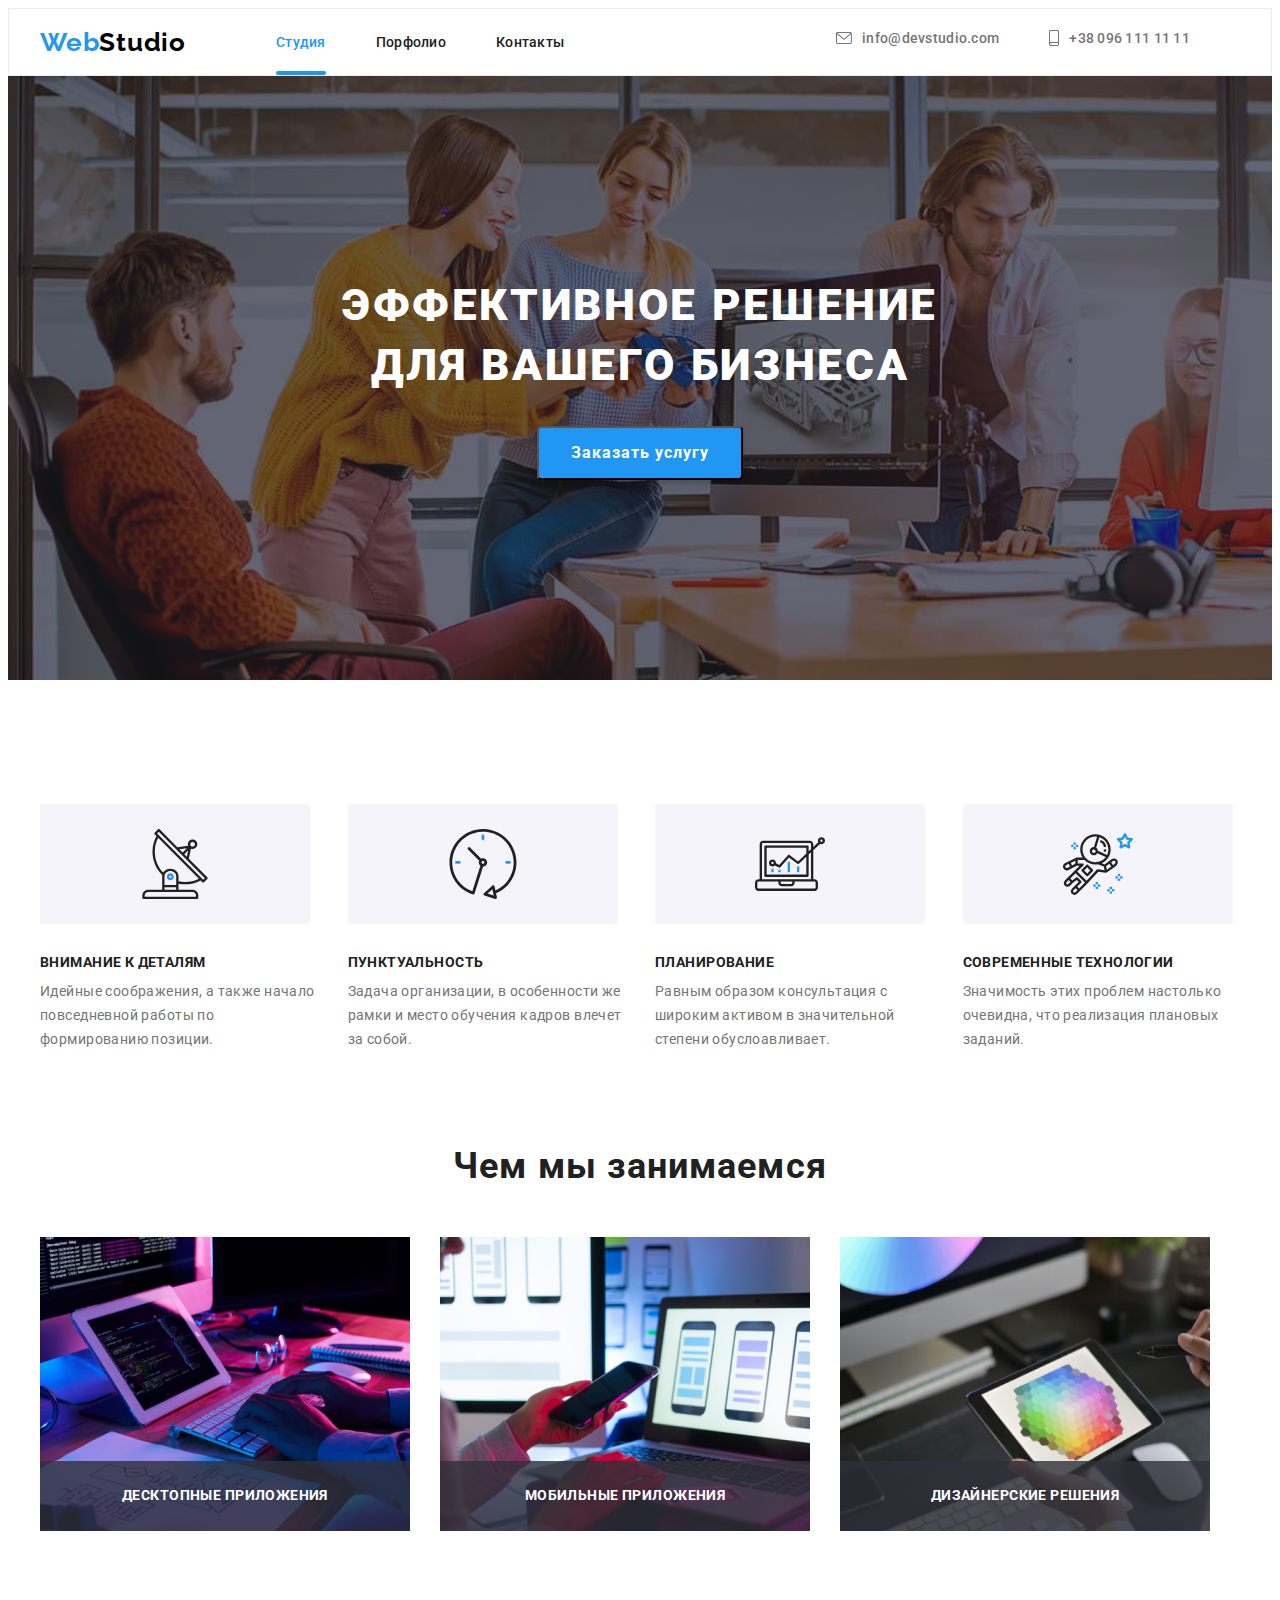
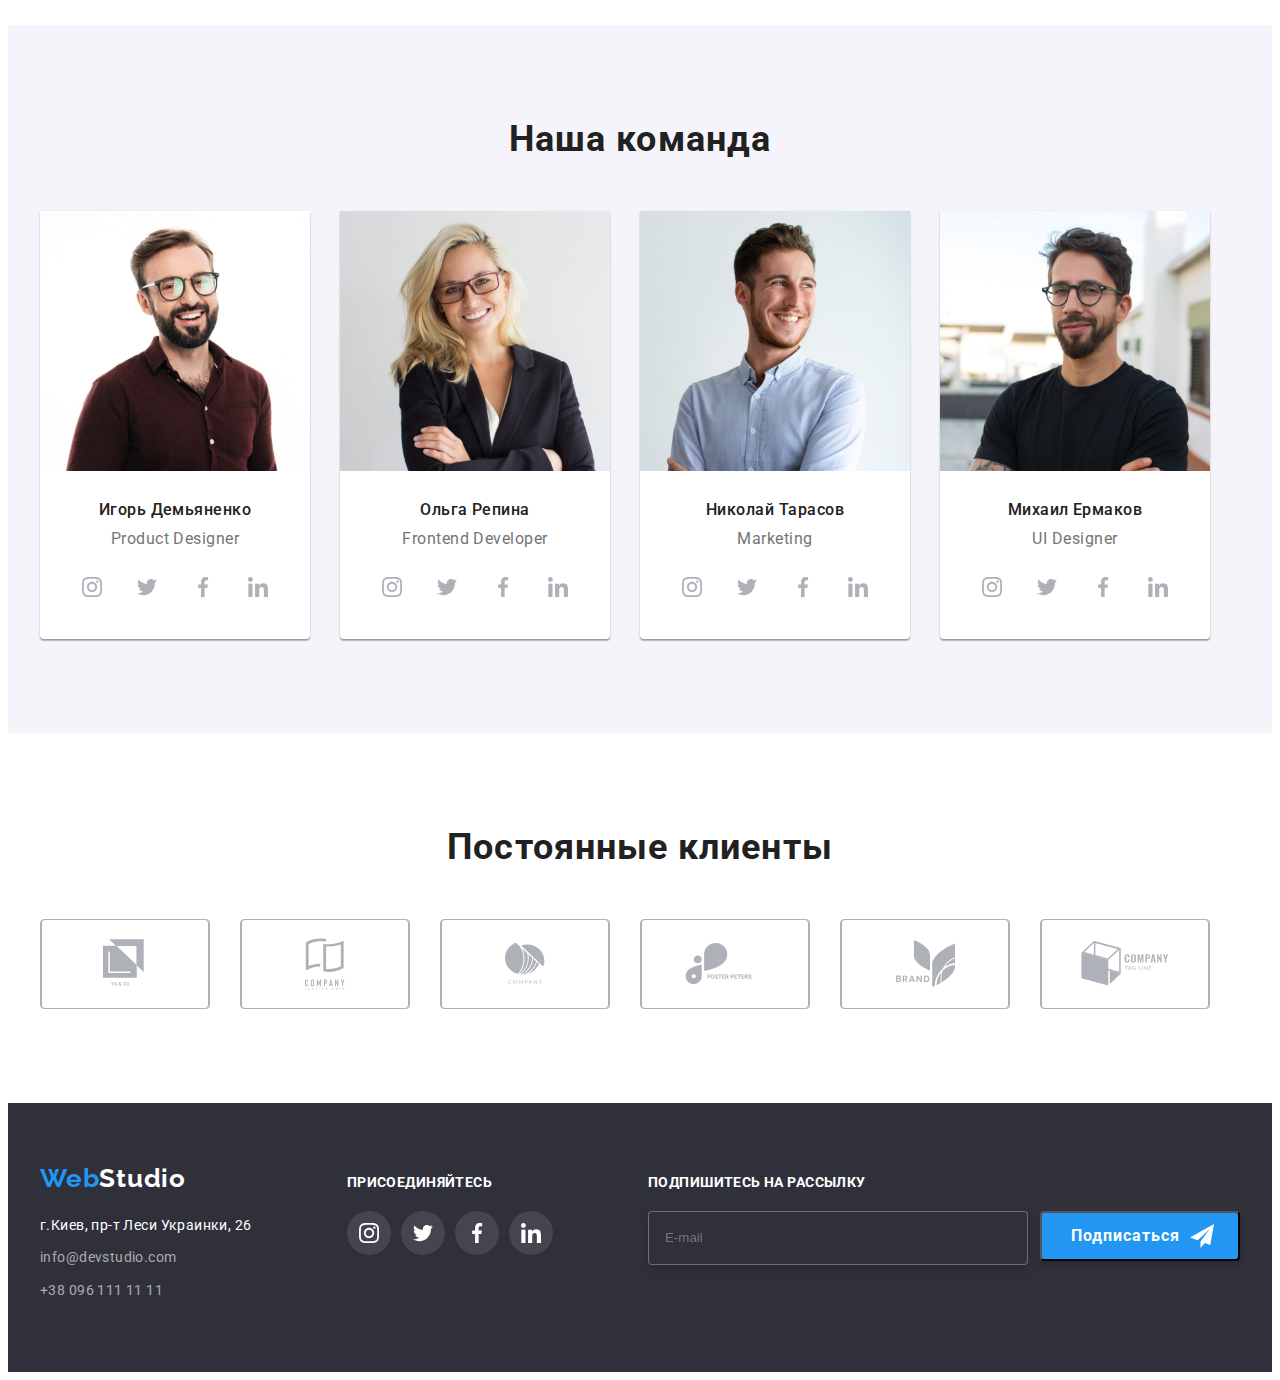
<file: index.html>
<!DOCTYPE html>

<html lang="ru">

<head>
    <meta charset="UTF-8">
    <meta http-equiv="X-UA-Compatible" content="IE=edge">
    <meta name="viewport" content="width=device-width, initial-scale=1.0">
    <title>Студия</title>
    <link rel="preconnect" href="https://fonts.gstatic.com">
    <link
        href="https://fonts.googleapis.com/css2?family=Raleway:wght@700&family=Roboto:wght@400;500;700;900&display=swap"
        rel="stylesheet">
    <link rel="stylesheet" href="https://cdnjs.cloudflare.com/ajax/libs/modern-normalize/1.0.0/modern-normalize.min.css"
        integrity="sha512-ISS7cAi1PEhQ8jnbJpJZMd29NlhNj4AWYyLOSp2CE/CsHxTCu+r+t0D2yoJudVrd0/8fTVPUVDzY5Tvli75u/g=="
        crossorigin="anonymous" />
    <link rel="stylesheet" href="./css/style.css">
</head>

<body>
    <header class="header">
        <div class="container">
            <nav class="nav">
                <a href="#" class="logo link">
                    <span class="logo-web">Web</span><span class="logo-studio-header">Studio</span>
                </a>
                <ul class="nav-list list">
                    <li class="nav-list-item">
                        <a class="nav-link link active-link" href="./index.html">Студия</a>
                    </li>
                    <li class="nav-list-item">
                        <a class="nav-link link" href="./portfolio.html">Порфолио</a>
                    </li>
                    <li class="nav-list-item">
                        <a class="nav-link link" href="#">Контакты</a>
                    </li>
                </ul>
            </nav>
            <ul class="address-list list">
                <li class="address-item">
                    <a class="address-item-header link" href="mailto:info@devstudio.com" lang="en">
                        <svg class="address-mail-img" width="16" height="12px">
                            <use href="./images/icons.svg#icon-mail"></use>
                        </svg>
                        info@devstudio.com
                    </a>
                </li>
                <li class="address-item">
                    <a class="address-item-header link" href="tel:+380961111111">
                        <svg class="address-tel-img" width="10px" height="16px">
                            <use href="./images/icons.svg#icon-smartphone"></use>
                        </svg>
                        +38 096 111 11 11
                    </a>
                </li>
            </ul>
        </div>
    </header>

    <main>
        <!--HERO-->
        <section class="hero">
            <h1 class="hero-title">Эффективное решение для вашего бизнеса</h1>
            <button class="modal-btn" type="button" data-modal-open>Заказать услугу</button>
        </section>

        <!--FEATURES-->
        <section class="features">
            <div class="container">
                <h2 class="visually-hidden">Особенности</h2>
                <ul class="features-list list">

                    <li class="features-item">
                        <div class="features-img-bg">
                            <svg class="features-img">
                                <use href="./images/icons.svg#icon-antenna"></use>
                            </svg>
                        </div>
                        <h3 class="features-title">Внимание к деталям</h3>
                        <p class="features-text">Идейные соображения, а также начало повседневной работы по
                            формированию
                            позиции.</p>
                    </li>

                    <li class="features-item">
                        <div class="features-img-bg">
                            <svg class="features-img">
                                <use href="./images/icons.svg#icon-clock"></use>
                            </svg>
                        </div>
                        <h3 class="features-title">Пунктуальность</h3>
                        <p class="features-text">Задача организации, в особенности же рамки и место обучения кадров
                            влечет
                            за собой.</p>
                    </li>

                    <li class="features-item">
                        <div class="features-img-bg">
                            <svg class="features-img">
                                <use href="./images/icons.svg#icon-diagram"></use>
                            </svg>
                        </div>
                        <h3 class="features-title">Планирование</h3>
                        <p class="features-text">Равным образом консультация с широким активом в значительной
                            степени
                            обуслоавливает.</p>
                    </li>

                    <li class="features-item">
                        <div class="features-img-bg">
                            <svg class="features-img">
                                <use href="./images/icons.svg#icon-astronaut"></use>
                            </svg>
                        </div>
                        <h3 class="features-title">Современные технологии</h3>
                        <p class="features-text">Значимость этих проблем настолько очевидна, что реализация плановых
                            заданий.</p>
                    </li>
                </ul>
            </div>
        </section>

        <!--ABOUT-->
        <section class="about">
            <div class="container">
                <h2 class="about-title">Чем мы занимаемся</h2>
                <ul class="about-list list">
                    <li class="about-item">

                        <img src="./images/about/about-img-1.jpg" alt="клавиатура" width="370" height="294">
                        <p class="about-type">Десктопные приложения</p>

                    </li>
                    <li class="about-item">
                        <div class="about-wrapper">
                            <img src="./images/about/about-img-2.jpg" alt="смартфон" width="370" height="294">
                            <p class="about-type">Мобильные приложения</p>
                        </div>
                    </li>
                    <li class="about-item">
                        <div class="about-wrapper">
                            <img src="./images/about/about-img-3.jpg" alt="планшет" width="370" height="294">
                            <p class="about-type">Дизайнерские решения</p>
                        </div>
                    </li>
                </ul>
            </div>
        </section>

        <!--OUR-TEAM-->
        <section class="team">
            <div class="container">
                <h2 class="team-title"> Наша команда</h2>
                <ul class="team-list list">

                    <li class="team-item">
                        <img src="./images/our-team/our-team-1.jpg" alt="Игорь Демьяненко" width="270" height="260">
                        <div class="team-wrapper">

                            <h3 class="team-name">Игорь Демьяненко</h3>
                            <p class="team-it">Product Designer</p>

                            <ul class="social-list list">
                                <li class="social-list-item">
                                    <a href="" class="social-list-link link">
                                        <svg class="social-list-icon">
                                            <use href="./images/icons.svg#icon-instagram2"></use>
                                        </svg>
                                    </a>
                                </li>
                                <li class="social-list-item">
                                    <a href="" class="social-list-link link">
                                        <svg class="social-list-icon">
                                            <use href="./images/icons.svg#icon-twitter1"></use>
                                        </svg>
                                    </a>
                                </li>
                                <li class="social-list-item">
                                    <a href="" class="social-list-link link">
                                        <svg class="social-list-icon">
                                            <use href="./images/icons.svg#icon-facebook1"></use>
                                        </svg>
                                    </a>
                                </li>
                                <li class="social-list-item">
                                    <a href="" class="social-list-link link">
                                        <svg class="social-list-icon">
                                            <use href="./images/icons.svg#icon-linkedin1"></use>
                                        </svg>
                                    </a>
                                </li>
                            </ul>
                        </div>
                    </li>

                    <li class="team-item">
                        <img src="./images/our-team/our-team-2.jpg" alt="Ольга Репина" width="270" height="260">
                        <div class="team-wrapper">

                            <h3 class="team-name">Ольга Репина</h3>
                            <p class="team-it">Frontend Developer</p>

                            <ul class="social-list list">
                                <li class="social-list-item">
                                    <a href="" class="social-list-link link">
                                        <svg class="social-list-icon">
                                            <use href="./images/icons.svg#icon-instagram2"></use>
                                        </svg>
                                    </a>
                                </li>
                                <li class="social-list-item">
                                    <a href="" class="social-list-link link">
                                        <svg class="social-list-icon">
                                            <use href="./images/icons.svg#icon-twitter1"></use>
                                        </svg>
                                    </a>
                                </li>
                                <li class="social-list-item">
                                    <a href="" class="social-list-link link">
                                        <svg class="social-list-icon">
                                            <use href="./images/icons.svg#icon-facebook1"></use>
                                        </svg>
                                    </a>
                                </li>
                                <li class="social-list-item">
                                    <a href="" class="social-list-link link">
                                        <svg class="social-list-icon">
                                            <use href="./images/icons.svg#icon-linkedin1"></use>
                                        </svg>
                                    </a>
                                </li>
                            </ul>
                        </div>
                    </li>

                    <li class="team-item">
                        <img src="./images/our-team/our-team-3.jpg" alt="Николай Тарасов" width="270" height="260">
                        <div class="team-wrapper">

                            <h3 class="team-name">Николай Тарасов</h3>
                            <p class="team-it">Marketing</p>

                            <ul class="social-list list">
                                <li class="social-list-item">
                                    <a href="" class="social-list-link link">
                                        <svg class="social-list-icon">
                                            <use href="./images/icons.svg#icon-instagram2"></use>
                                        </svg>
                                    </a>
                                </li>
                                <li class="social-list-item">
                                    <a href="" class="social-list-link">
                                        <svg class="social-list-icon">
                                            <use href="./images/icons.svg#icon-twitter1"></use>
                                        </svg>
                                    </a>
                                </li>
                                <li class="social-list-item">
                                    <a href="" class="social-list-link">
                                        <svg class="social-list-icon">
                                            <use href="./images/icons.svg#icon-facebook1"></use>
                                        </svg>
                                    </a>
                                </li>
                                <li class="social-list-item">
                                    <a href="" class="social-list-link">
                                        <svg class="social-list-icon">
                                            <use href="./images/icons.svg#icon-linkedin1"></use>
                                        </svg>
                                    </a>
                                </li>
                            </ul>
                        </div>
                    </li>

                    <li class="team-item">
                        <img src="./images/our-team/our-team-4.jpg" alt="Михаил Ермаков" width="270" height="260">
                        <div class="team-wrapper">

                            <h3 class="team-name">Михаил Ермаков</h3>
                            <p class="team-it">UI Designer</p>

                            <ul class="social-list list">
                                <li class="social-list-item">
                                    <a href="" class="social-list-link link">
                                        <svg class="social-list-icon">
                                            <use href="./images/icons.svg#icon-instagram2"></use>
                                        </svg>
                                    </a>
                                </li>
                                <li class="social-list-item">
                                    <a href="" class="social-list-link link">
                                        <svg class="social-list-icon">
                                            <use href="./images/icons.svg#icon-twitter1"></use>
                                        </svg>
                                    </a>
                                </li>
                                <li class="social-list-item">
                                    <a href="" class="social-list-link link">
                                        <svg class="social-list-icon">
                                            <use href="./images/icons.svg#icon-facebook1"></use>
                                        </svg>
                                    </a>
                                </li>
                                <li class="social-list-item">
                                    <a href="" class="social-list-link link">
                                        <svg class="social-list-icon">
                                            <use href="./images/icons.svg#icon-linkedin1"></use>
                                        </svg>
                                    </a>
                                </li>
                            </ul>
                        </div>
                    </li>
                </ul>
            </div>
        </section>

        <!--CLIENT-->
        <section class="client">
            <div class="container">
                <h2 class="client-title">Постоянные клиенты</h2>
                <ul class="client-list list">

                    <li class="client-item">
                        <a class="client-link link" href="#">
                            <svg class="client-icon" width="45" height="50">
                                <use href="./images/icons.svg#icon-logo1"></use>
                            </svg>
                        </a>
                    </li>


                    <li class="client-item">
                        <a class="client-link link" href="">
                            <svg class="client-icon" width="40" height="52">
                                <use href="./images/icons.svg#icon-logo2"></use>
                            </svg>
                        </a>
                    </li>

                    <li class="client-item">
                        <a class="client-link link" href="">
                            <svg class="client-icon" width="40" height="43">
                                <use href="./images/icons.svg#icon-logo3"></use>
                            </svg>
                        </a>
                    </li>

                    <li class="client-item">
                        <a class="client-link linkr" href="">
                            <svg class="client-icon" width="80" height="42">
                                <use href="./images/icons.svg#icon-logo4"></use>
                            </svg>
                        </a>
                    </li>

                    <li class="client-item">
                        <a class="client-link link" href="">
                            <svg class="client-icon" width="59" height="47">
                                <use href="./images/icons.svg#icon-logo5"></use>
                            </svg>
                        </a>
                    </li>

                    <li class="client-item">
                        <a class="client-link link" href="">
                            <svg class="client-icon" width="88" height="45">
                                <use href="./images/icons.svg#icon-logo6"></use>
                            </svg>
                        </a>
                    </li>

                </ul>
            </div>
        </section>

    </main>

    <footer class="footer">
        <div class="container">
            <div class="footer-wrapper">
                <a href="#" class="logo-footer link">
                    <span class="logo-web">Web</span><span class="logo-studio-footer">Studio</span>
                </a>
                <!--CONTACT INFORMATION-->
                <address class="address">
                    <ul class="address-footer-list list">
                        <li class="address-item">
                            <a class="address-link link" href="https://goo.gl/maps/dwvxSEG967mqyH358" target="_blank"
                                rel="noopener noreferrer">г.Киев, пр-т Леси Украинки, 26</a>
                        </li>
                        <li class="address-item">
                            <a class="contact-footer link" href="mailto:info@devstudio.com"
                                lang="en">info@devstudio.com</a>
                        </li>
                        <li class="address-item">
                            <a class="contact-footer link" href="tel:+380961111111">+38 096 111 11 11</a>
                        </li>
                    </ul>
                </address>
            </div>

            <div class="join">
                <p class="footer-title">Присоединяйтесь</p>
                <ul class="social-list-footer list">
                    <li class="social-list-item">
                        <a href="" class="social-list-link-footer link">
                            <svg class="social-list-icon-footer">
                                <use href="./images/icons.svg#icon-instagram2"></use>
                            </svg>
                        </a>
                    </li>
                    <li class="social-list-item">
                        <a href="" class="social-list-link-footer link">
                            <svg class="social-list-icon-footer">
                                <use href="./images/icons.svg#icon-twitter1"></use>
                            </svg>
                        </a>
                    </li>
                    <li class="social-list-item">
                        <a href="" class="social-list-link-footer link">
                            <svg class="social-list-icon-footer">
                                <use href="./images/icons.svg#icon-facebook1"></use>
                            </svg>
                        </a>
                    </li>
                    <li class="social-list-item">
                        <a href="" class="social-list-link-footer link">
                            <svg class="social-list-icon-footer">
                                <use href="./images/icons.svg#icon-linkedin1"></use>
                            </svg>
                        </a>
                    </li>
                </ul>
            </div>

            <div class="subscribe">
                <p class="footer-title">Подпишитесь на рассылку</p>
                <form action="#" class="form-footer" autocomplete="off">
                    <input class="input-footer" name="email" type="mail" placeholder="E-mail">
                    <button class="subscribe-btn" type="submit">
                        Подписаться
                        <svg class="icon-send" width="24" height="24">
                            <use href="./images/icons.svg#icon-send"></use>
                        </svg>
                    </button>
                </form>
            </div>
        </div>
    </footer>

    <div class="backdrop is-hidden" data-modal>
        <div class="modal">
            <button class="modal-close-btn" type="button" data-modal-close>
                <svg class="close-icon" width="18" height="18">
                    <use href="./images/icons.svg#icon-close-black"></use>
                </svg>
            </button>


            <form action="#" class="modal-form">

                <b class="form-title">Оставьте свои данные, мы вам перезвоним</b>

                <ladel for="user-name" class="modal-form-fild">Имя</ladel>
                <div class="modal-form-input-wrapper">
                    <input type="text" name="user-name" id="user-name" class="modal-form-input" required minlength="2">
                    <svg class="modal-form-icon">
                        <use href="./images/icons.svg#modal-person"></use>
                    </svg>
                </div>

                <label for="user-tel" class="modal-form-fild">
                    Телефон</label>
                <div class="modal-form-input-wrapper">
                    <input type="tel" name="user-email" id="user-tel" class="modal-form-input" required
                        pattern="[0-9]{3}-[0-9]{3}-[0-9]{2}-[0-9]{2}" title="0**-111-11-11">
                    <svg class="modal-form-icon">
                        <use href="./images/icons.svg#modal-phone"></use>
                    </svg>
                </div>

                <label for="user-email" class="modal-form-fild">
                    Почта</label>
                <div class="modal-form-input-wrapper">
                    <input type="email" name="user-tel" id="user-email" class="modal-form-input">
                    <svg class="modal-form-icon">
                        <use href="./images/icons.svg#modal-email"></use>
                    </svg>
                </div>

                <label class="modal-form-fild">
                    Комментарий</label>
                <textarea name="user-comment" id="user-comment" class="modal-form-comment"
                    placeholder="Введите текст"></textarea>

                <div class="checkbox">
                    <input id="user-form" type="checkbox" name="user-tern" class="modal-form-tern visually-hidden">
                    <label for="user-form" class="modal-form-check-desc">Соглашаюсь с рассылкой и принимаю&nbsp;
                        <a href="#" class="modal-form-link">Условия договора</a>
                    </label>
                </div>
                <button type="submit" class="modal-form-btn">Отправить</button>
            </form>
        </div>
    </div>

    <script src="./js/modal.js"></script>

</body>

</html>
</file>
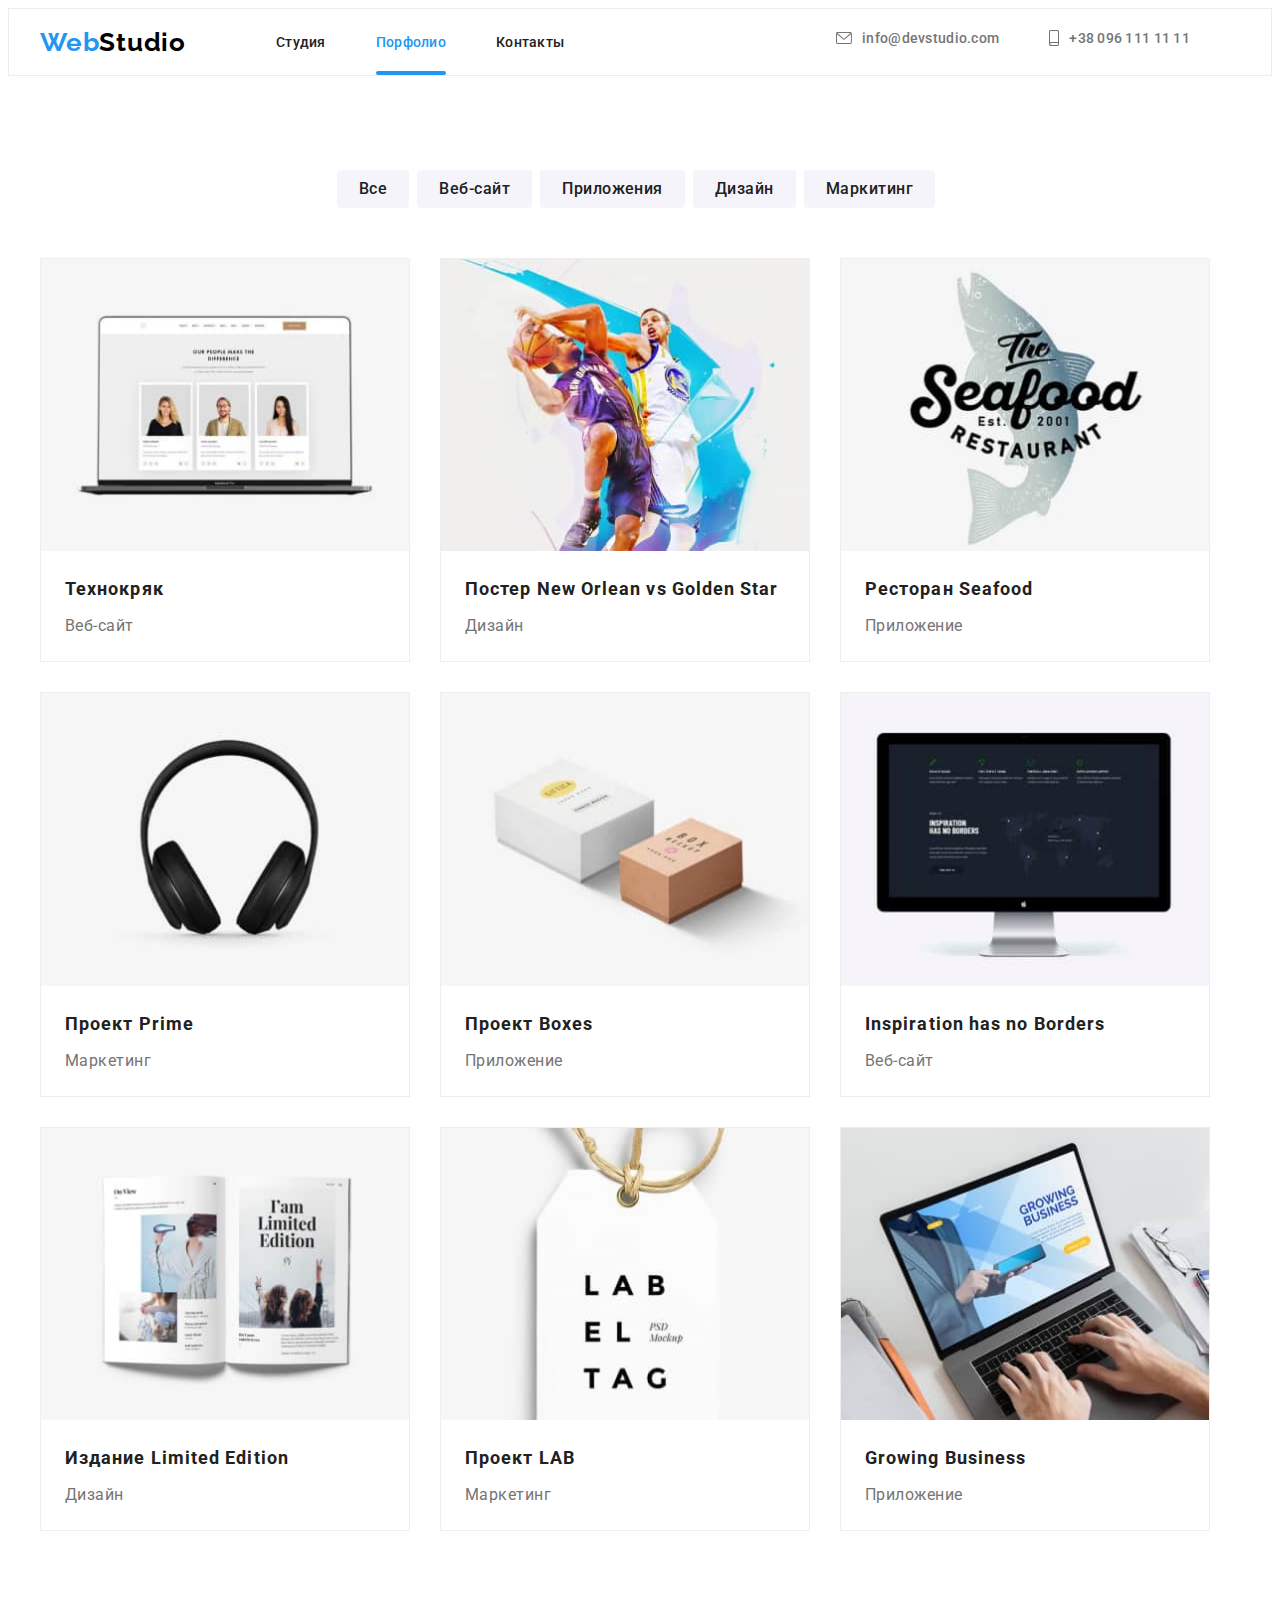
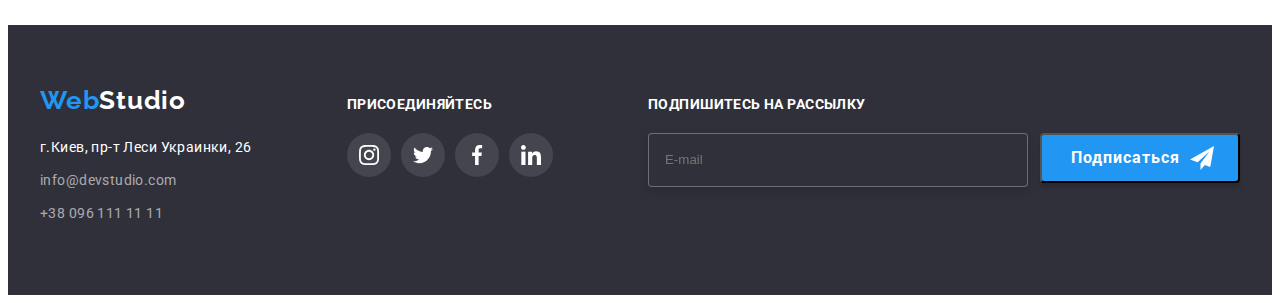
<file: portfolio.html>
<!DOCTYPE html>
<html lang="ru">

<head>
    <meta charset="UTF-8">
    <meta http-equiv="X-UA-Compatible" content="IE=edge">
    <meta name="viewport" content="width=device-width, initial-scale=1.0">
    <title>Портфолио</title>
    <link
        href="https://fonts.googleapis.com/css2?family=Raleway:wght@700&family=Roboto:wght@400;500;700;900&display=swap"
        rel="stylesheet">
    <link rel="stylesheet" href="https://cdnjs.cloudflare.com/ajax/libs/modern-normalize/1.0.0/modern-normalize.min.css"
        integrity="sha512-ISS7cAi1PEhQ8jnbJpJZMd29NlhNj4AWYyLOSp2CE/CsHxTCu+r+t0D2yoJudVrd0/8fTVPUVDzY5Tvli75u/g=="
        crossorigin="anonymous" />
    <link rel="stylesheet" href="./css/style.css">
</head>

<body>
    <header class="header">
        <div class="container">
            <nav class="nav">
                <a href="#" class="logo link">
                    <span class="logo-web">Web</span><span class="logo-studio-header">Studio</span>
                </a>
                <ul class="nav-list list">
                    <li class="nav-list-item">
                        <a class="nav-link link" href="./index.html">Студия</a>
                    </li>
                    <li class="nav-list-item">
                        <a class="nav-link link active-link" href="./portfolio.html">Порфолио</a>
                    </li>
                    <li class="nav-list-item">
                        <a class="nav-link link" href="#">Контакты</a>
                    </li>
                </ul>
            </nav>
            <ul class="address-list list">
                <li class="address-item">
                    <a class="address-item-header link" href="mailto:info@devstudio.com" lang="en">
                        <svg class="address-mail-img">
                            <use href="./images/icons.svg#icon-mail"></use>
                        </svg>
                        info@devstudio.com
                    </a>
                </li>
                <li class="address-item">
                    <a class="address-item-header link" href="tel:+380961111111">
                        <svg class="address-tel-img">
                            <use href="./images/icons.svg#icon-smartphone"></use>
                        </svg>
                        +38 096 111 11 11
                    </a>
                </li>
            </ul>
        </div>
    </header>


    <main>
        <section class="projects">
            <div class="container">
                <!--FILTERS-->
                <ul class="filters-list list">
                    <a class="filters-link link">
                        <li class="filters-list-item">
                            <button class="modal-btn-portfolio" type="button">Все</button>
                        </li>
                    </a>

                    <a class="filters-link link">
                        <li class="filters-list-item">
                            <button class="modal-btn-portfolio" type="button">Веб-сайт</button>
                        </li>
                    </a>

                    <a class="filters-link link">
                        <li class="filters-list-item">
                            <button class="modal-btn-portfolio" type="button">Приложения</button>
                        </li>
                    </a>

                    <a class="filters-link link">
                        <li class="filters-list-item">
                            <button class="modal-btn-portfolio" type="button">Дизайн</button>
                        </li>
                    </a>

                    <a class="filters-link link">
                        <li class="filters-list-item">
                            <button class="modal-btn-portfolio" type="button">Маркитинг</button>
                        </li>
                    </a>
                </ul>

                <!--PROJECTS-->
                <h1 class="visually-hidden">Projects</h1>
                <ul class="projects-list list">

                    <li class="projects-list-item">
                        <a class="projects-link link" href="#">
                            <div class="projects-content-wrapper">
                                <img class="projects-image" src="./images/portfolio/1.jpg" alt="ноутбук" width="370"
                                    height="294">
                                <p class="overlay">
                                    Технокряк это современная площадка распространения коронавируса. Компании используют
                                    эту платформу для цифрового
                                    шпионажа и атак на защищённые сервера конкурентов.
                                </p>
                            </div>
                            <div class="projects-wrapper">
                                <h2 class="projects-name">Технокряк</h2>
                                <p class="projects-it">Веб-сайт</p>
                            </div>
                        </a>
                    </li>

                    <li class="projects-list-item">
                        <a class="projects-link link" href="#">
                            <div class="projects-content-wrapper">
                                <img class="projects-image" src="./images/portfolio/2.jpg" alt="баскетбол" width="370"
                                    height="294">
                                <p class="overlay">
                                    Технокряк это современная площадка распространения коронавируса. Компании используют
                                    эту платформу для цифрового
                                    шпионажа и атак на защищённые сервера конкурентов.
                                </p>
                            </div>
                            <div class="projects-wrapper">
                                <h2 class="projects-name">Постер New Orlean vs Golden Star</h2>
                                <p class="projects-it">Дизайн</p>
                            </div>
                        </a>
                    </li>

                    <li class="projects-list-item">
                        <a class="projects-link link" href="#">
                            <div class="projects-content-wrapper">
                                <img class="projects-image" src="./images/portfolio/3.jpg" alt="лого" width="370"
                                    height="294">
                                <p class="overlay">
                                    Технокряк это современная площадка распространения коронавируса. Компании используют
                                    эту платформу для цифрового
                                    шпионажа и атак на защищённые сервера конкурентов.
                                </p>
                            </div>
                            <div class="projects-wrapper">
                                <h2 class="projects-name">Ресторан Seafood</h2>
                                <p class="projects-it">Приложение</p>
                            </div>
                        </a>
                    </li>

                    <li class="projects-list-item">
                        <a class="projects-link link" href="#">
                            <div class="projects-content-wrapper">
                                <img class="projects-image" src="./images/portfolio/4.jpg" alt="наушники" width="370"
                                    height="294">
                                <p class="overlay">
                                    Технокряк это современная площадка распространения коронавируса. Компании используют
                                    эту платформу для цифрового
                                    шпионажа и атак на защищённые сервера конкурентов.
                                </p>
                            </div>
                            <div class="projects-wrapper">
                                <h2 class="projects-name">Проект Prime</h2>
                                <p class="projects-it">Маркетинг</p>
                            </div>
                        </a>
                    </li>

                    <li class="projects-list-item">
                        <a class="projects-link link" href="#">
                            <div class="projects-content-wrapper">
                                <img class="projects-image" src="./images/portfolio/5.jpg" alt="коробка" width="370"
                                    height="294">
                                <p class="overlay">
                                    Технокряк это современная площадка распространения коронавируса. Компании используют
                                    эту платформу для цифрового
                                    шпионажа и атак на защищённые сервера конкурентов.
                                </p>
                            </div>
                            <div class="projects-wrapper">
                                <h2 class="projects-name">Проект Boxes</h2>
                                <p class="projects-it">Приложение</p>
                            </div>
                        </a>
                    </li>

                    <li class="projects-list-item">
                        <a class="projects-link link" href="#">
                            <div class="projects-content-wrapper">
                                <img class="projects-image" src="./images/portfolio/6.jpg" alt="монитор" width="370"
                                    height="294">
                                <p class="overlay">
                                    Технокряк это современная площадка распространения коронавируса. Компании используют
                                    эту платформу для цифрового
                                    шпионажа и атак на защищённые сервера конкурентов.
                                </p>
                            </div>
                            <div class="projects-wrapper">
                                <h2 class="projects-name">Inspiration has no Borders</h2>
                                <p class="projects-it">Веб-сайт</p>
                            </div>
                        </a>
                    </li>

                    <li class="projects-list-item">
                        <a class="projects-link link" href="#">
                            <div class="projects-content-wrapper">
                                <img class="projects-image" src="./images/portfolio/7.jpg" alt="книга" width="370"
                                    height="294">
                                <p class="overlay">
                                    Технокряк это современная площадка распространения коронавируса. Компании используют
                                    эту платформу для цифрового
                                    шпионажа и атак на защищённые сервера конкурентов.
                                </p>
                            </div>
                            <div class="projects-wrapper">
                                <h2 class="projects-name">Издание Limited Edition</h2>
                                <p class="projects-it">Дизайн</p>
                            </div>
                        </a>
                    </li>

                    <li class="projects-list-item">
                        <a class="projects-link link" href="#">
                            <div class="projects-content-wrapper">
                                <img class="projects-image" src="./images/portfolio/8.jpg" alt="лейба" width="370"
                                    height="294">
                                <p class="overlay">
                                    Технокряк это современная площадка распространения коронавируса. Компании используют
                                    эту платформу для цифрового
                                    шпионажа и атак на защищённые сервера конкурентов.
                                </p>
                            </div>
                            <div class="projects-wrapper">
                                <h2 class="projects-name">Проект LAB</h2>
                                <p class="projects-it">Маркетинг</p>
                            </div>
                        </a>
                    </li>

                    <li class="projects-list-item">
                        <a class="projects-link link" href="#">
                            <div class="projects-content-wrapper">
                                <img class="projects-image" src="./images/portfolio/9.jpg" alt="ноут" width="370"
                                    height="294">
                                <p class="overlay">
                                    Технокряк это современная площадка распространения коронавируса. Компании используют
                                    эту платформу для цифрового
                                    шпионажа и атак на защищённые сервера конкурентов.
                                </p>
                            </div>
                            <div class="projects-wrapper">
                                <h2 class="projects-name">Growing Business</h2>
                                <p class="projects-it">Приложение</p>
                            </div>
                        </a>
                    </li>

                </ul>
            </div>
        </section>
    </main>

    <footer class="footer">
        <div class="container">
            <div class="footer-wrapper">
                <a href="#" class="logo-footer link">
                    <span class="logo-web">Web</span><span class="logo-studio-footer">Studio</span>
                </a>
                <!--CONTACT INFORMATION-->
                <address class="address">
                    <ul class="address-footer-list list">
                        <li class="address-item">
                            <a class="address-link link" href="https://goo.gl/maps/dwvxSEG967mqyH358" target="_blank"
                                rel="noopener noreferrer">г.Киев, пр-т Леси Украинки, 26</a>
                        </li>
                        <li class="address-item">
                            <a class="contact-footer link" href="mailto:info@devstudio.com"
                                lang="en">info@devstudio.com</a>
                        </li>
                        <li class="address-item">
                            <a class="contact-footer link" href="tel:+380961111111">+38 096 111 11 11</a>
                        </li>
                    </ul>
                </address>
            </div>

            <div class="join">
                <p class="footer-title">Присоединяйтесь</p>
                <ul class="social-list-footer list">
                    <li class="social-list-item">
                        <a href="" class="social-list-link-footer link">
                            <svg class="social-list-icon-footer">
                                <use href="./images/icons.svg#icon-instagram2"></use>
                            </svg>
                        </a>
                    </li>
                    <li class="social-list-item">
                        <a href="" class="social-list-link-footer link">
                            <svg class="social-list-icon-footer">
                                <use href="./images/icons.svg#icon-twitter1"></use>
                            </svg>
                        </a>
                    </li>
                    <li class="social-list-item">
                        <a href="" class="social-list-link-footer link">
                            <svg class="social-list-icon-footer">
                                <use href="./images/icons.svg#icon-facebook1"></use>
                            </svg>
                        </a>
                    </li>
                    <li class="social-list-item">
                        <a href="" class="social-list-link-footer link">
                            <svg class="social-list-icon-footer">
                                <use href="./images/icons.svg#icon-linkedin1"></use>
                            </svg>
                        </a>
                    </li>
                </ul>
            </div>

            <div class="subscribe">
                <p class="footer-title">Подпишитесь на рассылку</p>
                <form class="form-footer">
                    <input class="input-footer" type="mail" placeholder="E-mail">
                    <button class="subscribe-btn" type="submit">
                        Подписаться
                        <svg class="icon-send" width="24" height="24">
                            <use href="./images/icons.svg#icon-send"></use>
                        </svg>
                    </button>
                </form>
            </div>
        </div>
    </footer>
</body>

</html>
</file>
<file: css/style.css>
:root {
  --main-font: "Roboto", sans-serif;
  --secondary-font: "Raleway", sans-serif;
  --accent-color: #212121;
  --secondary-color: #757575;
  --active-color: #2196f3;
  --section-p: 94px;
}

body {
  font-family: var(--main-font);
}

h1,
h2,
h3,
h4,
h5,
h6,
p {
  margin: 0;
}

ul,
li {
  margin: 0;
  padding: 0;
}

img,
a,
button {
  display: block;
}

.visually-hidden {
  position: absolute !important;
  clip: rect(1px 1px 1px 1px); /* IE6, IE7 */
  clip: rect(1px, 1px, 1px, 1px);
  padding: 0 !important;
  border: 0 !important;
  height: 1px !important;
  width: 1px !important;
  overflow: hidden;
}

.link {
  text-decoration: none;
}

.list {
  list-style: none;
}

.address {
  font-style: normal;
}

/* ================================= HEADER ======= */

.container {
  width: 1200px;
  margin: 0 auto;
  padding-left: 15px;
  padding-right: 15px;

  margin-left: auto;
  margin-right: auto;
}

.header {
  display: flex;
  align-items: center;
}

.header .container {
  display: flex;
  align-items: center;
}

/* nav */

.nav {
  display: flex;
  align-items: center;
}

.nav-list {
  font-family: var(--main-font);
  font-weight: 500;
  font-size: 14px;
  line-height: 1.14;
  letter-spacing: 0.02em;

  display: flex;
  align-items: center;

  color: var(--accent-color);
}

.nav-list-item:not(:last-child) {
  margin-right: 50px;
}

.nav-link {
  position: relative;
  font-family: var(--main-font);
  font-weight: 500;
  font-size: 14px;
  line-height: 1.15;
  letter-spacing: 0.02em;
  padding-top: 25px;
  padding-bottom: 25px;

  color: var(--accent-color);

  display: block;

  transition: color cubic-bezier(0.4, 0, 0.2, 1) 250ms;
}

.nav-link:hover,
.nav-link:focus {
  color: var(--active-color);
  transition: color cubic-bezier(0.4, 0, 0.2, 1) 250ms;
}

.active-link {
  color: var(--active-color);
}

.active-link::after {
  position: absolute;
  content: "";
  display: block;
  width: 100%;
  height: 4px;
  background-color: var(--active-color);
  border-radius: 2px;
  left: 0;
  bottom: 0;
}

.address-list {
  display: flex;
  margin-left: auto;
  align-items: center;
}

.address-mail,
.address-tel {
  display: flex;
  align-items: center;
  transition: color cubic-bezier(0.4, 0, 0.2, 1) 250ms;
}

.address-tel-img {
  width: 10px;
  height: 16px;
  margin-right: 10px;
}

.address-item {
  display: flex;
  align-items: center;
  margin-bottom: 9px;
  fill: var(--secondary-color);
}

.address-mail-img {
  width: 16px;
  height: 12px;
  margin-right: 10px;
}

.address-item-header:hover,
.address-item-header:focus {
  color: var(--active-color);
  fill: var(--active-color);
  transition: color cubic-bezier(0.4, 0, 0.2, 1) 250ms;
}

.address-list:not(:last-child) {
  margin-right: 50px;
  display: flex;
  margin-left: auto;
}

.address-item-header {
  font-family: var(--main-font);
  font-weight: 500;
  font-size: 14px;
  line-height: 1.15;
  letter-spacing: 0.02em;

  margin-right: 50px;

  color: var(--secondary-color);

  display: flex;
  align-items: center;

  transition: color cubic-bezier(0.4, 0, 0.2, 1) 250ms;
}

/* logo */

.logo {
  font-family: var(--secondary-font);
  font-weight: bold;
  font-size: 26px;
  line-height: 1.19;
  letter-spacing: 0.03em;

  margin-right: 90px;

  color: #000000;
}

.logo-web {
  color: var(--active-color);
}

.logo-studio-header {
  color: #000000;
}

/* ====================================END HEADER==================== */

/* ====================================FOOTER========= */
.footer {
  background: #2f303a;
  padding-top: 60px;
  padding-bottom: 60px;

  display: block;
}

.footer-wrapper {
  display: block;
}

.footer-wrapper:not(:last-child) {
  margin-right: 70px;
}

.footer .container {
  width: 1200px;
  margin: 0 auto;
  padding-left: 15px;
  padding-right: 15px;
  display: flex;
  align-items: baseline;
  justify-content: space-between;
}

.social-list-footer {
  display: flex;
  align-items: center;
  justify-content: space-between;
  margin-top: 20px;
}

.logo-footer {
  font-family: var(--secondary-font);
  font-weight: bold;
  font-size: 26px;
  line-height: 1.19;
  letter-spacing: 0.03em;

  margin-bottom: 20px;
}

.social-list-icon-footer {
  fill: #ffffff;
  width: 20px;
  height: 20px;

  transition: color cubic-bezier(0.4, 0, 0.2, 1) 250ms;
}

.social-list-link-footer {
  display: flex;
  justify-content: center;
  align-items: center;
  width: 44px;
  height: 44px;
  border-radius: 50%;

  background: rgba(255, 255, 255, 0.1);

  transition: color cubic-bezier(0.4, 0, 0.2, 1) 250ms;
}

.social-list-link-footer:hover,
.social-list-link-footer:focus {
  background: var(--active-color);
  box-shadow: 0px 4px 4px rgba(0, 0, 0, 0.25);
}

.address-link {
  font-family: var(--main-font);
  font-weight: normal;
  font-size: 14px;
  line-height: 1.71;
  letter-spacing: 0.03em;

  color: #ffffff;
}

.contact-footer {
  font-family: var(--main-font);
  font-weight: normal;
  font-size: 14px;
  line-height: 1.71;
  letter-spacing: 0.03em;

  color: rgba(255, 255, 255, 0.6);

  transition: color cubic-bezier(0.4, 0, 0.2, 1) 250ms;
}

.contact-footer:hover,
.contact-footer:focus {
  color: var(--active-color);
  transition: color cubic-bezier(0.4, 0, 0.2, 1) 250ms;
}

.logo-studio-footer {
  color: #ffffff;
}

.footer-title {
  font-family: var(--main-font);
  font-weight: bold;
  font-size: 14px;
  line-height: 1.14;
  letter-spacing: 0.03em;
  text-transform: uppercase;

  color: #ffffff;

  margin-bottom: 20px;
}

.join {
  width: 206px;
  height: 80px;
  margin-right: 70px;
}

.input-footer {
  width: 360px;
  height: 50px;
  border: 1px solid rgba(255, 255, 255, 0.3);
  filter: drop-shadow(0px 4px 4px rgba(0, 0, 0, 0.15));
  border-radius: 4px;
  background: #2f303a;
  outline: none;

  margin-right: 12px;
  padding-left: 16px;

  color: #ffffff;
  transition: color cubic-bezier(0.4, 0, 0.2, 1) 250ms;
}

input[name="email"] {
  color: #ffffff;
}

.input-footer:hover,
.inout-footer:focus {
  border: 1px solid var(--active-color);
}

.form-footer {
  display: flex;
}

.subscribe-btn {
  display: block;
  width: 200px;
  height: 50px;
  padding-left: 29px;

  background: var(--active-color);
  box-shadow: 0px 4px 4px rgba(0, 0, 0, 0.15);
  border-radius: 4px;

  font-family: var(--main-font);
  font-weight: bold;
  font-size: 16px;
  line-height: 1.87;

  display: flex;
  align-items: center;
  text-align: center;
  letter-spacing: 0.06em;

  color: #ffffff;
  transition: color cubic-bezier(0.4, 0, 0.2, 1) 250ms;
}

.subscribe-btn:hover,
.subscribe-btn:focus {
  background: #188ce8;
  box-shadow: 0px 4px 4px rgba(0, 0, 0, 0.15);
  outline: none;
}

.icon-send {
  margin-left: 10px;
}
/* ====================================END FOOTER==================== */

/* ======================STUDIO================ */
/*========== HERO =========*/
.hero {
  max-width: 1600px;
  background-color: #c4c4c4;
  padding: 200px 0;

  background-image: linear-gradient(
      rgba(47, 48, 58, 0.4),
      rgba(47, 48, 58, 0.4)
    ),
    url(../images/bg-img.jpg);
  background-repeat: no-repeat;
  background-size: cover;
}

.hero-title {
  font-family: var(--main-font);
  font-weight: 900;
  font-size: 44px;
  line-height: 1.36;
  letter-spacing: 0.06em;
  text-align: center;
  text-transform: uppercase;
  color: #ffffff;

  max-width: 696px;
  margin: 0 auto;
  margin-bottom: 30px;
}

.modal-btn {
  font-family: var(--main-font);
  font-weight: bold;
  font-size: 16px;
  line-height: 1.87;
  letter-spacing: 0.06em;
  cursor: pointer;
  background: var(--active-color);
  color: #ffffff;
  box-shadow: 0px 4px 4px rgba(0, 0, 0, 0.15);
  border-radius: 4px;

  min-width: 200px;

  display: block;
  padding: 10px 32px;
  margin: auto;

  outline: none;

  transition: color cubic-bezier(0.4, 0, 0.2, 1) 250ms;
}

.modal-btn:hover,
.modal-btn:focus {
  background: #188ce8;
  color: #ffffff;
  box-shadow: 0px 4px 4px rgba(0, 0, 0, 0.15);
  border-radius: 4px;

  outline: none;

  transition: color cubic-bezier(0.4, 0, 0.2, 1) 250ms;
}
/* ======================== END HERO==================*/

/*===================== FEATURES ===========*/
.features {
  display: flex;
  align-items: center;
  padding-top: var(--section-p);
}

.features-list {
  display: flex;
  align-items: center;
  margin-left: -30px;
}

.features-item:not(last-child) {
  flex-basis: calc(100% / 4);
  margin-left: 30px;
  margin-top: 30px;
}

.features-img {
  width: 70px;
  height: 70px;
}

.features-img-bg {
  width: 270px;
  height: 120px;
  background-size: 270px 120px;
  background: #f5f4fa;
  border-radius: 4px;
  margin-bottom: 30px;
  display: flex;
  align-items: center;
  justify-content: center;
}

.features-title {
  font-family: var(--main-font);
  font-weight: bold;
  font-size: 14px;
  line-height: 1.15;
  letter-spacing: 0.03em;
  text-transform: uppercase;

  padding-bottom: 10px;

  color: var(--accent-color);
}

.features-text {
  font-family: var(--main-font);
  font-weight: normal;
  font-size: 14px;
  line-height: 1.71;
  letter-spacing: 0.03em;

  color: var(--secondary-color);
}

.features-wrapper {
  padding: 30px;
}

/*============================= ABOUT===========*/
.about {
  display: flex;
  align-items: center;
  padding-top: var(--section-p);
  padding-bottom: var(--section-p);
}

.about-title {
  font-family: var(--main-font);
  font-weight: bold;
  font-size: 36px;
  line-height: 1.16;
  text-align: center;
  letter-spacing: 0.03em;

  color: var(--accent-color);
}

.about-list {
  display: flex;
  align-items: center;
  margin-left: -30px;
}

.about-item:not(last-child) {
  flex-basis: calc(100% / 3 -30px);
  margin-left: 30px;
  margin-top: 50px;
}

.about-item {
  position: relative;
  /* padding: 30px; */
}

.about-type {
  position: absolute;
  font-family: var(--main-font);
  font-weight: bold;
  font-size: 14px;
  line-height: 1.14;
  text-align: center;
  letter-spacing: 0.03em;
  text-transform: uppercase;

  left: 0;
  bottom: 0;
  background: rgba(47, 48, 58, 0.8);
  color: #ffffff;

  padding-top: 27px;
  padding-bottom: 27px;
  padding-left: auto;
  width: 100%;
}

/*================== OUR-TEAM ===========*/

.team {
  background: #f5f4fa;
  padding: 94px 0;
}

.team-title {
  font-family: var(--main-font);
  font-weight: bold;
  font-size: 36px;
  line-height: 1.16;
  text-align: center;
  letter-spacing: 0.03em;
  margin-bottom: 50px;

  color: var(--accent-color);
}

.team-list {
  margin-top: 50px;
  display: flex;
  margin-left: -30px;
  margin-top: -30px;
  flex-wrap: wrap;
}

.team-item:not(last-child) {
  flex-basis: calc(100% / 4-30px);
  margin-left: 30px;
  margin-top: 30px;

  background: #ffffff;
  box-shadow: 0px 1px 3px rgba(0, 0, 0, 0.12), 0px 1px 1px rgba(0, 0, 0, 0.14),
    0px 2px 1px rgba(0, 0, 0, 0.2);
  border-radius: 0px 0px 4px 4px;
}

.team-wrapper {
  padding: 30px;
}

.team-name {
  font-family: var(--main-font);
  font-weight: 500;
  font-size: 16px;
  line-height: 1.18;
  text-align: center;
  letter-spacing: 0.03em;

  color: var(--accent-color);
}

.team-it {
  font-family: var(--main-font);
  font-weight: normal;
  font-size: 16px;
  line-height: 1.18;
  text-align: center;
  letter-spacing: 0.03em;
  padding-top: 10px;
  margin-bottom: 16px;

  color: var(--secondary-color);
}

.social-list {
  display: flex;
  align-items: center;
  justify-content: space-between;
}

.social-list-link {
  display: flex;
  justify-content: center;
  align-items: center;
  width: 44px;
  height: 44px;
  border-radius: 50%;
  background-color: #ffffff;

  transition: color cubic-bezier(0.4, 0, 0.2, 1) 250ms;
}

.social-list-link:hover,
.social-list-link:focus {
  background: var(--active-color);
  box-shadow: 0px 4px 4px rgba(0, 0, 0, 0.25);
  transition: color cubic-bezier(0.4, 0, 0.2, 1) 250ms;
}

.social-list-link:hover .social-list-icon,
.social-list-link:focus .social-list-icon {
  fill: #ffffff;
  transition: color cubic-bezier(0.4, 0, 0.2, 1) 250ms;
}

.social-list-icon {
  fill: #afb1b8;
  width: 20px;
  height: 20px;

  transition: color cubic-bezier(0.4, 0, 0.2, 1) 250ms;
}
/* ===============END OUR TEAM============ */

/* =========================CLIENT============== */

.client {
  padding: 94px 0;
}

.client-title {
  font-family: var(--main-font);
  font-weight: bold;
  font-size: 36px;
  line-height: 1.16;
  text-align: center;
  letter-spacing: 0.03em;
  margin-bottom: 50px;

  color: var(--accent-color);
}

.client-list {
  margin-top: 50px;
  display: flex;
  margin-left: -30px;
  margin-top: -30px;
  flex-wrap: wrap;
}

.client-link {
  display: inline-flex;
  justify-content: center;
  align-items: center;
  width: 100%;
  height: 90px;
  border: 1px solid #afb1b8;
  box-sizing: border-box;
  border-radius: 4px;

  transition: color cubic-bezier(0.4, 0, 0.2, 1) 250ms;
}

.client-item {
  width: 170px;
  height: 90px;
  display: flex;
  align-items: center;
  justify-content: center;

  border: 1px solid #afb1b8;
  box-sizing: border-box;
  border-radius: 4px;

  fill: #afb1b8;
}

.client-item:not(last-child) {
  flex-basis: calc(100% / 6-30px);
  margin-left: 30px;
  margin-top: 30px;
}

.client-icon {
  fill: #afb1b8;
}

.client-link:focus,
.client-link:hover {
  border: 1px solid var(--active-color);
  transition: color cubic-bezier(0.4, 0, 0.2, 1) 250ms;
}

.client-link:focus .client-icon,
.client-link:hover .client-icon {
  fill: var(--active-color);
  transition: color cubic-bezier(0.4, 0, 0.2, 1) 250ms;
}

/* ===============END CLIENT================ */
/*======================== PORTFOLIO ====================*/
/*========== FILTERS ==========*/

.header {
  border: 1px solid #ececec;
}

.projects {
  padding: 94px 0;
}

.filters .container {
  display: flex;
  align-items: center;
}

.filters-list {
  display: flex;
  justify-content: center;
  padding-bottom: 50px;
}

.filters-list-item {
  margin-right: 8px;
  border-radius: 4px;

  transition: color cubic-bezier(0.4, 0, 0.2, 1) 250ms;
}

.filters-list-item:focus,
.filters-list-item:hover {
  color: var(--active-color);
  box-shadow: 0px 3px 1px rgba(0, 0, 0, 0.1), 0px 1px 2px rgba(0, 0, 0, 0.08),
    0px 2px 2px rgba(0, 0, 0, 0.12);
  transition: color cubic-bezier(0.4, 0, 0.2, 1) 250ms;
}

.modal-btn-portfolio {
  font-family: var(--main-font);
  font-weight: 500;
  font-size: 16px;
  line-height: 1.62;
  letter-spacing: 0.03em;
  text-align: center;
  cursor: pointer;

  background: #f5f4fa;
  border-radius: 4px;
  outline: none;
  border: none;
  color: #212121;

  padding: 6px 22px;

  transition: color cubic-bezier(0.4, 0, 0.2, 1) 250ms;
}

.modal-btn-portfolio:hover,
.modal-btn-portfolio:focus {
  background: #188ce8;
  color: #ffffff;
  outline: none;
  box-shadow: 0px 3px 1px rgba(0, 0, 0, 0.1), 0px 1px 2px rgba(0, 0, 0, 0.08),
    0px 2px 2px rgba(0, 0, 0, 0.12);
  transition: color cubic-bezier(0.4, 0, 0.2, 1) 250ms;
}

/* ==================== PROJECTS ========== */

.projects .container {
  margin-left: auto;
  margin-right: auto;
}

.projects-link:hover,
.projects-link:focus {
  color: var(--active-color);
  transition: color cubic-bezier(0.4, 0, 0.2, 1) 250ms;
}

.projects-list {
  display: flex;
  flex-wrap: wrap;
  margin-left: -30px;
  margin-top: -30px;
}

.projects-link {
  background: #ffffff;
  border: 1px solid #eeeeee;
  box-sizing: border-box;

  transition: color cubic-bezier(0.4, 0, 0.2, 1) 250ms;
}

.projects-list-item {
  transition: color cubic-bezier(0.4, 0, 0.2, 1) 250ms;
}

.projects-list-item:hover,
.projects-list-item:focus {
  background: #ffffff;
  box-sizing: border-box;
  box-shadow: 0px 1px 1px rgba(0, 0, 0, 0.12), 0px 4px 4px rgba(0, 0, 0, 0.06),
    1px 4px 6px rgba(0, 0, 0, 0.16);
  transition: color cubic-bezier(0.4, 0, 0.2, 1) 250ms;
}

.projects-list-item:not(last-child) {
  flex-basis: calc(100% / 3 -20px);
  margin-left: 30px;
  margin-top: 30px;
  width: 370px;
}

.projects-content-wrapper {
  position: relative;
  overflow: hidden;
}

/*==================END PROJECTS===================*/

/*==================MODAL BTN================*/

.overlay {
  position: absolute;
  left: 0;
  top: 0;
  height: 100%;
  background: rgba(33, 150, 243, 0.9);
  padding-left: 24px;
  padding-right: 24px;
  padding-top: 63px;

  font-family: var(--main-font);
  font-weight: normal;
  font-size: 18px;
  line-height: 1.56;
  letter-spacing: 0.03em;

  color: #ffffff;

  overflow: scroll;
  overflow: auto;

  transform: translateY(100%);
  transition: transform 250ms cubic-bezier(0.4, 0, 0.2, 1);
}

.projects-link:hover .overlay,
.projects-link:focus .overlay {
  transform: translateY(0);
}

.projects-image {
  display: block;
  max-width: 100%;
  height: auto;
}

.projects-name {
  font-family: var(--main-font);
  font-weight: bold;
  font-size: 18px;
  line-height: 2;
  letter-spacing: 0.06em;

  margin-bottom: 4px;

  color: var(--accent-color);
}

.projects-it {
  font-family: var(--main-font);
  font-weight: normal;
  font-size: 16px;
  line-height: 1.87;
  letter-spacing: 0.03em;

  color: var(--secondary-color);
}

.projects-wrapper {
  padding: 20px 24px;
}

.backdrop {
  position: fixed;
  left: 0;
  top: 0;
  width: 100vw;
  height: 100vh;
  background-color: rgba(0, 0, 0, 0.5);

  transition: transform 250ms cubic-bezier(0.4, 0, 0.2, 1);
}

.modal {
  position: absolute;
  top: 50%;
  left: 50%;
  transform: translate(-50%, -50%);
  width: 528px;
  height: 580px;
  background-color: #ffffff;
  transition: transform 250ms cubic-bezier(0.4, 0, 0.2, 1);

  background: #FFFFFF;
box-shadow: 0px 1px 3px rgba(0, 0, 0, 0.12), 0px 1px 1px rgba(0, 0, 0, 0.14), 0px 2px 1px rgba(0, 0, 0, 0.2);
border-radius: 4px;
}

.modal-close-btn {
  position: absolute;
  top: 8px;
  right: 8px;
  width: 30px;
  height: 30px;

  background: transparent;
  border: 1px solid rgba(0, 0, 0, 0.1);
  border-radius: 50%;
  cursor: pointer;
  transition: transform 250ms cubic-bezier(0.4, 0, 0.2, 1);
}

.close-icon {
  position: absolute;
  top: 50%;
  left: 50%;
  transform: translate(-50%, -50%);
  transition: transform 250ms cubic-bezier(0.4, 0, 0.2, 1);
}

.close-icon:hover,
.close-icon:focus {
  fill: var(--active-color);
}

.is-hidden {
  opacity: 0;
  visibility: hidden;
  pointer-events: none;
}

/*=======FORM=======*/

.modal-form {
  height: 100%;
  display: flex;
  flex-direction: column;
  padding: 40px;
}

.form-title {
  font-family: var(--main-font);
  font-weight: bold;
  font-size: 20px;
  line-height: 1.15;
  text-align: center;
  letter-spacing: 0.03em;

  color: #212121;
  margin-bottom: 12px;
}

.modal-form-fild {
  margin-bottom: 4px;

  font-family: var(--main-font);
  font-weight: normal;
  font-size: 12px;
  line-height: 1.16;
  letter-spacing: 0.01em;

  color: #757575;
}

.modal-form-input-wrapper {
  display: block;
  position: relative;
  margin-bottom: 10px;
}

.modal-form-input {
  width: 100%;
  height: 40px;

  border: 1px solid rgba(33, 33, 33, 0.2);
  border-radius: 4px;

  padding-left: 42px;

  transition: color cubic-bezier(0.4, 0, 0.2, 1) 250ms;
}

.modal-form-input:focus {
  outline: none;
  border: 1px solid var(--active-color);
  cursor: pointer;
}

.modal-form-input:focus + .modal-form-icon {
  fill: var(--active-color);
}

.modal-form-icon {
  position: absolute;
  display: block;

  fill: #000000;

  width: 18px;
  height: 18px;

  top: 50%;
  left: 12px;
  transform: translateY(-50%);

  transition: background-color 250ms cubic-bezier(0.4, 0, 0.2, 1);
}

.modal-form-comment {
  width: 100%;
  height: 120px;
  border: 1px solid rgba(33, 33, 33, 0.2);
  border-radius: 4px;
  margin-bottom: 20px;
  padding: 12px 16px;
  resize: none;
  overflow: hidden;
  margin-top: 4px;
  transition: border-color 250ms cubic-bezier(0.4, 0, 0.2, 1);
}

.modal-form-comment:focus {
  border: 1px solid var(--active-color);
  outline: none;
}

.modal-form-comment::placeholder {
  font-family: var(--main-font);
  font-weight: normal;
  font-size: 12px;
  line-height: 1.16;
  letter-spacing: 0.01em;

  color: rgba(117, 117, 117, 0.5);
  margin-bottom: 25px;
}

.checkbox {
  display: flex;
  align-items: center;

  margin-bottom: 30px;
}


.modal-form-check-desc {
  display: flex;
  align-items: center;

  font-family: var(--main-font);
  font-weight: normal;
  font-size: 14px;
  line-height: 1.71;
  letter-spacing: 0.03em;

  color: #757575;
}

.modal-form-check-desc::before {
  display: block;
  content: "";
  width: 16px;
  height: 15px;
  border: 1px solid var(--accent-color);
  border-radius: 2px;
  margin-right: 8px;
  cursor: pointer;
}

.modal-form-tern {
  background: #212121;
  border-radius: 2px;
  transition: color cubic-bezier(0.4, 0, 0.2, 1) 250ms;
}

.modal-form-tern:checked + .modal-form-check-desc::before {
  background-image: url("../images/icon-check.svg");
  background-position: center;
  cursor: pointer;
  border: 1px solid var(--active-color);
  border-radius: 2px;
}

.modal-form-tern:focus + .modal-form-check-desc::before {
box-shadow: 0 0 0 var(--accent-color);
border: 1px solid var(--active-color);
}

.modal-form-link {
  color: var(--active-color);
}


.modal-form-btn {
  padding: 10px 56px;
  align-self: center;

  font-weight: bold;
  font-size: 16px;
  line-height: 1.87;
  letter-spacing: 0.06em;
  cursor: pointer;

  transition: background-color var(--transition-animation),
    box-shadow var(--transition-animation),
    border-radius var(--transition-animation), color var(--transition-animation);
  box-shadow: 0px 4px 4px rgba(0, 0, 0, 0.15);
  border-radius: 4px;

  color: #ffffff;
  background: var(--active-color);
  outline: none;

  transition: color cubic-bezier(0.4, 0, 0.2, 1) 250ms;
}
.modal-form-btn:hover,
.modal-form-btn:focus {
  background-color: #188ce8;
  box-shadow: 0px 4px 4px rgba(0, 0, 0, 0.15);
  border-radius: 4px;

  color: #ffffff);
  outline: none;
}
</file>
